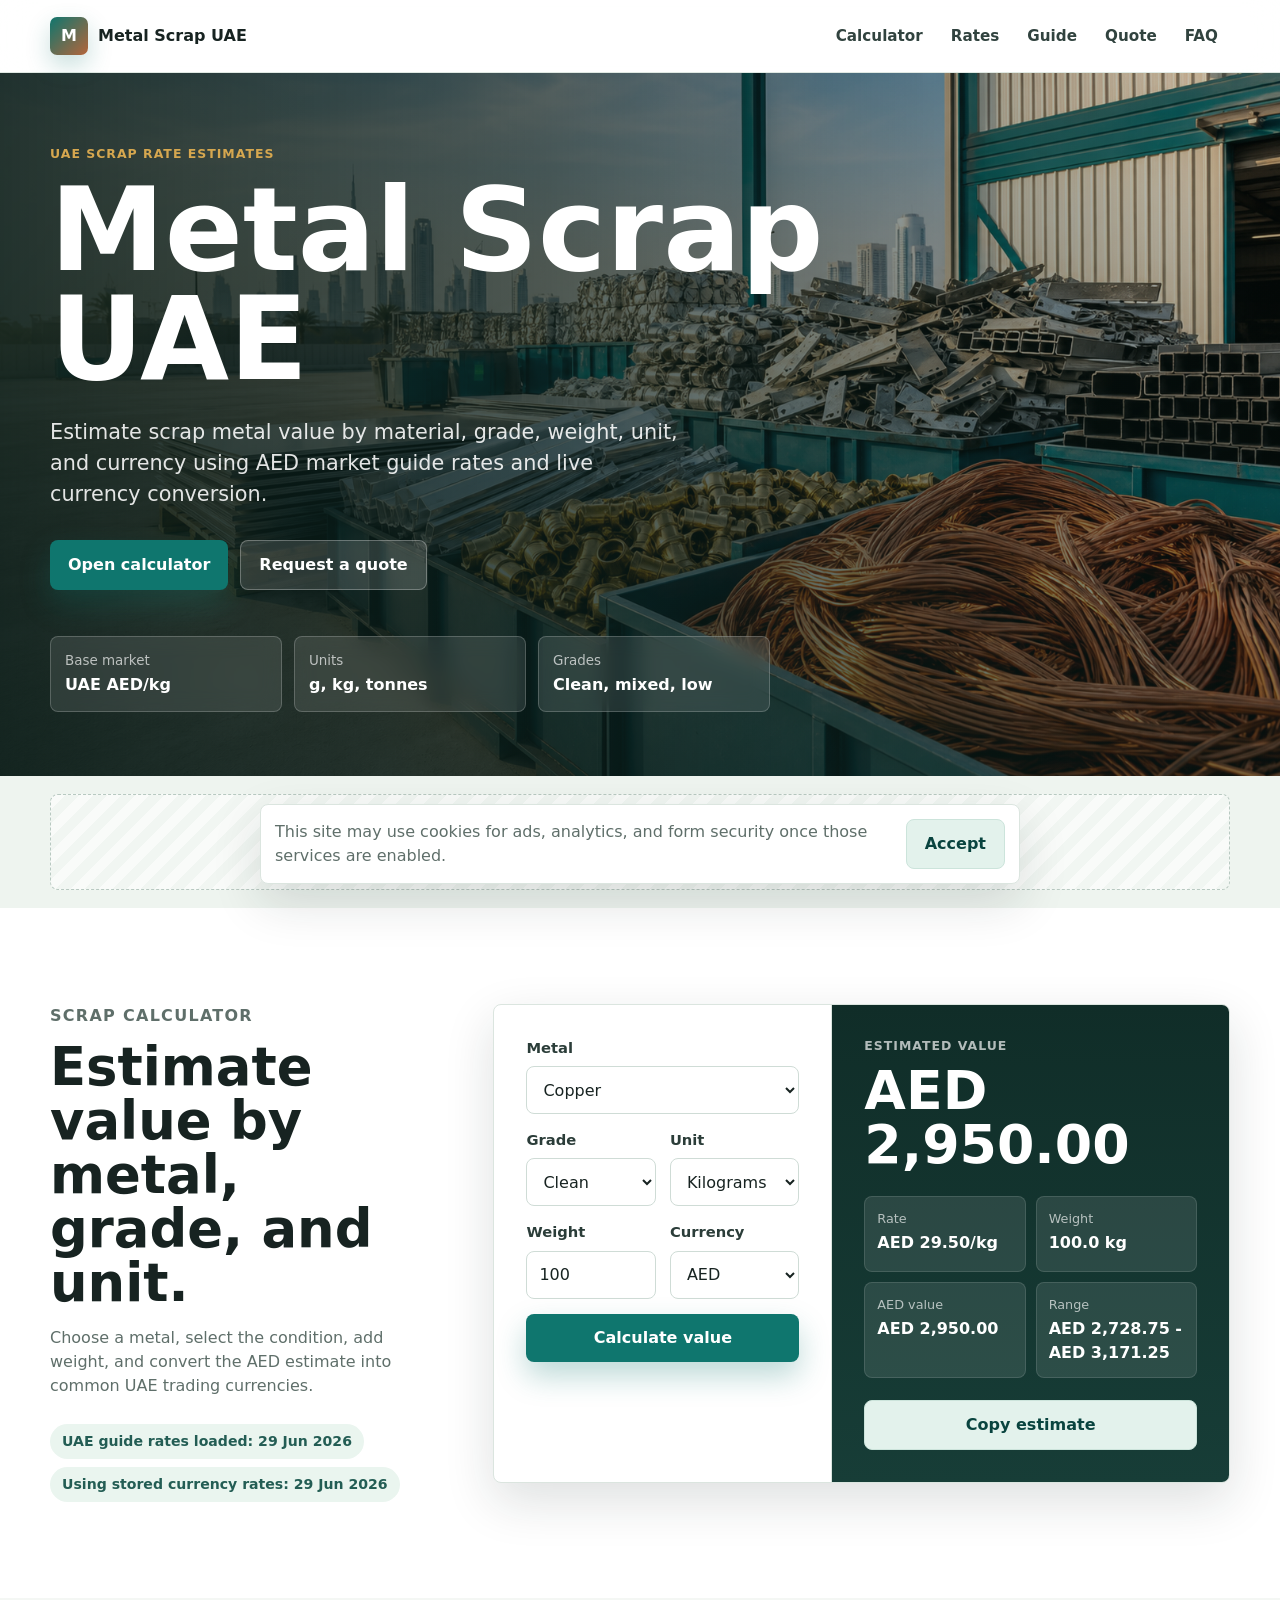
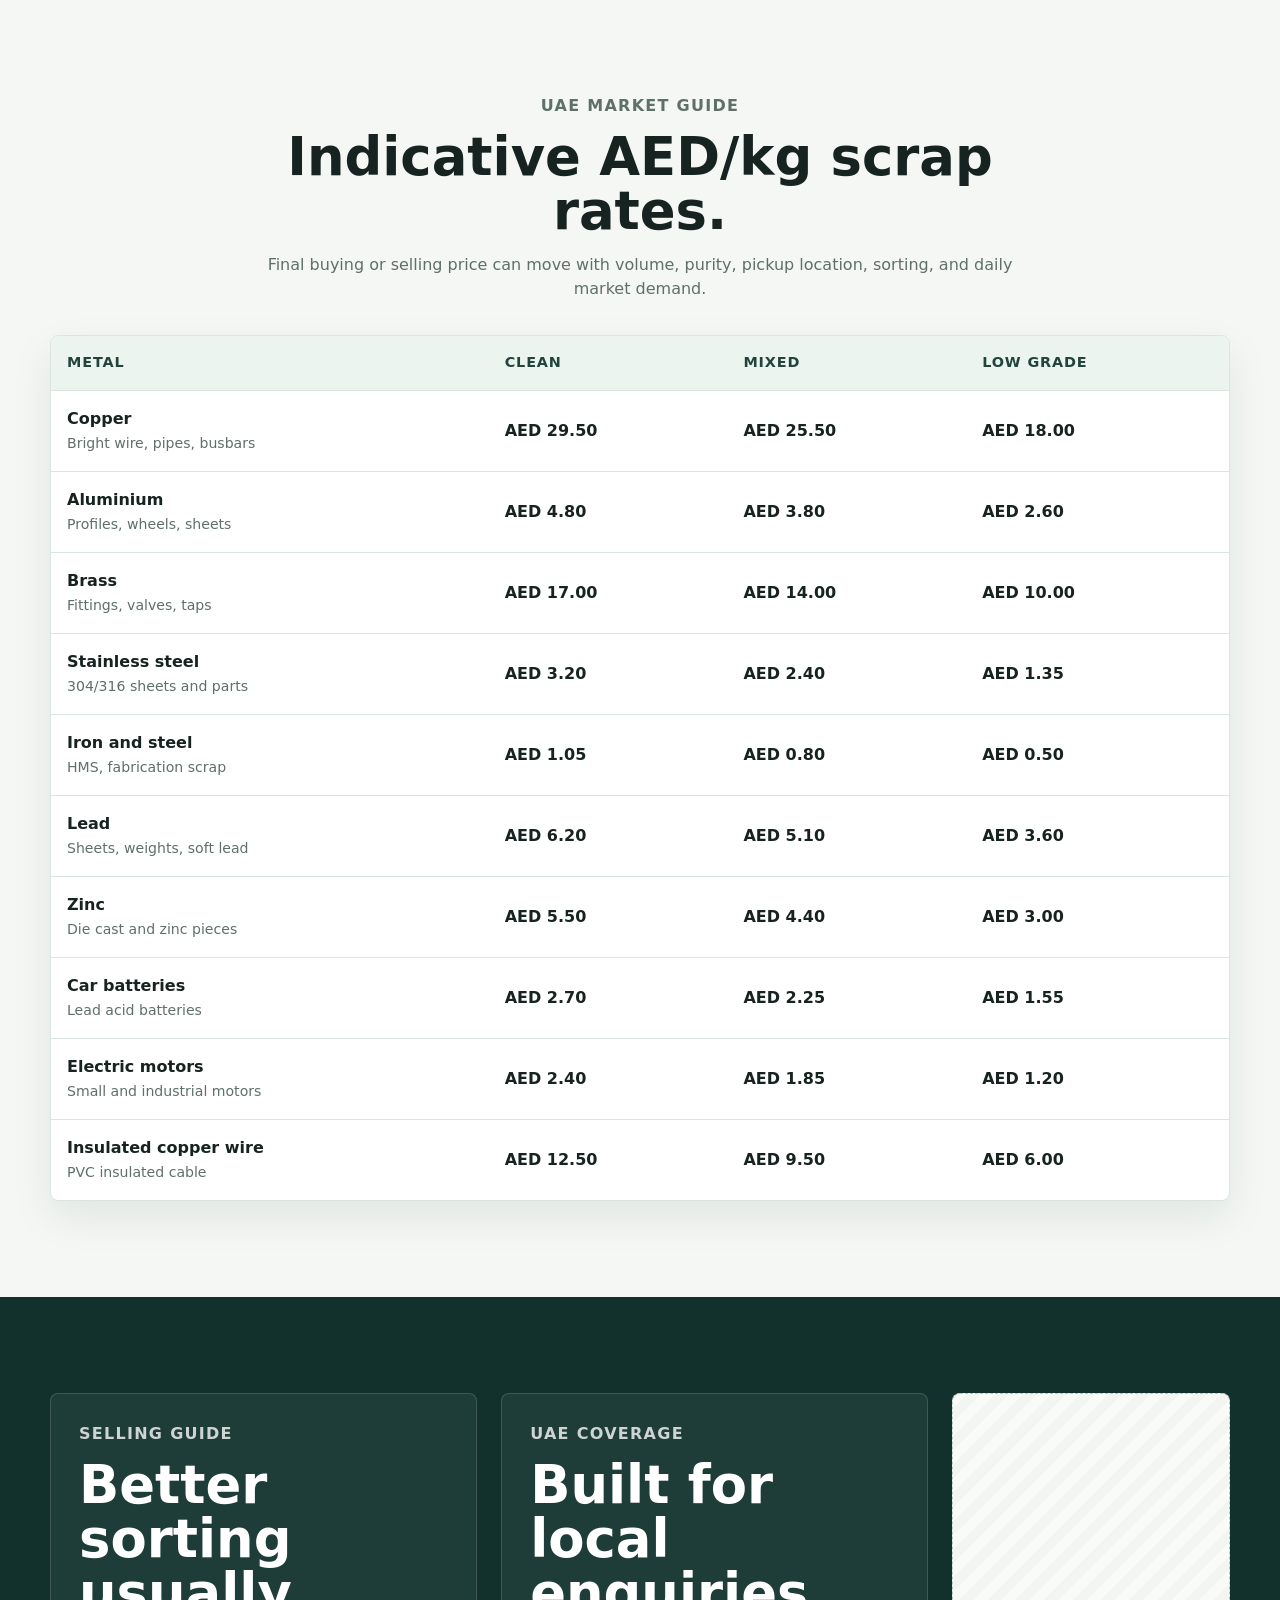
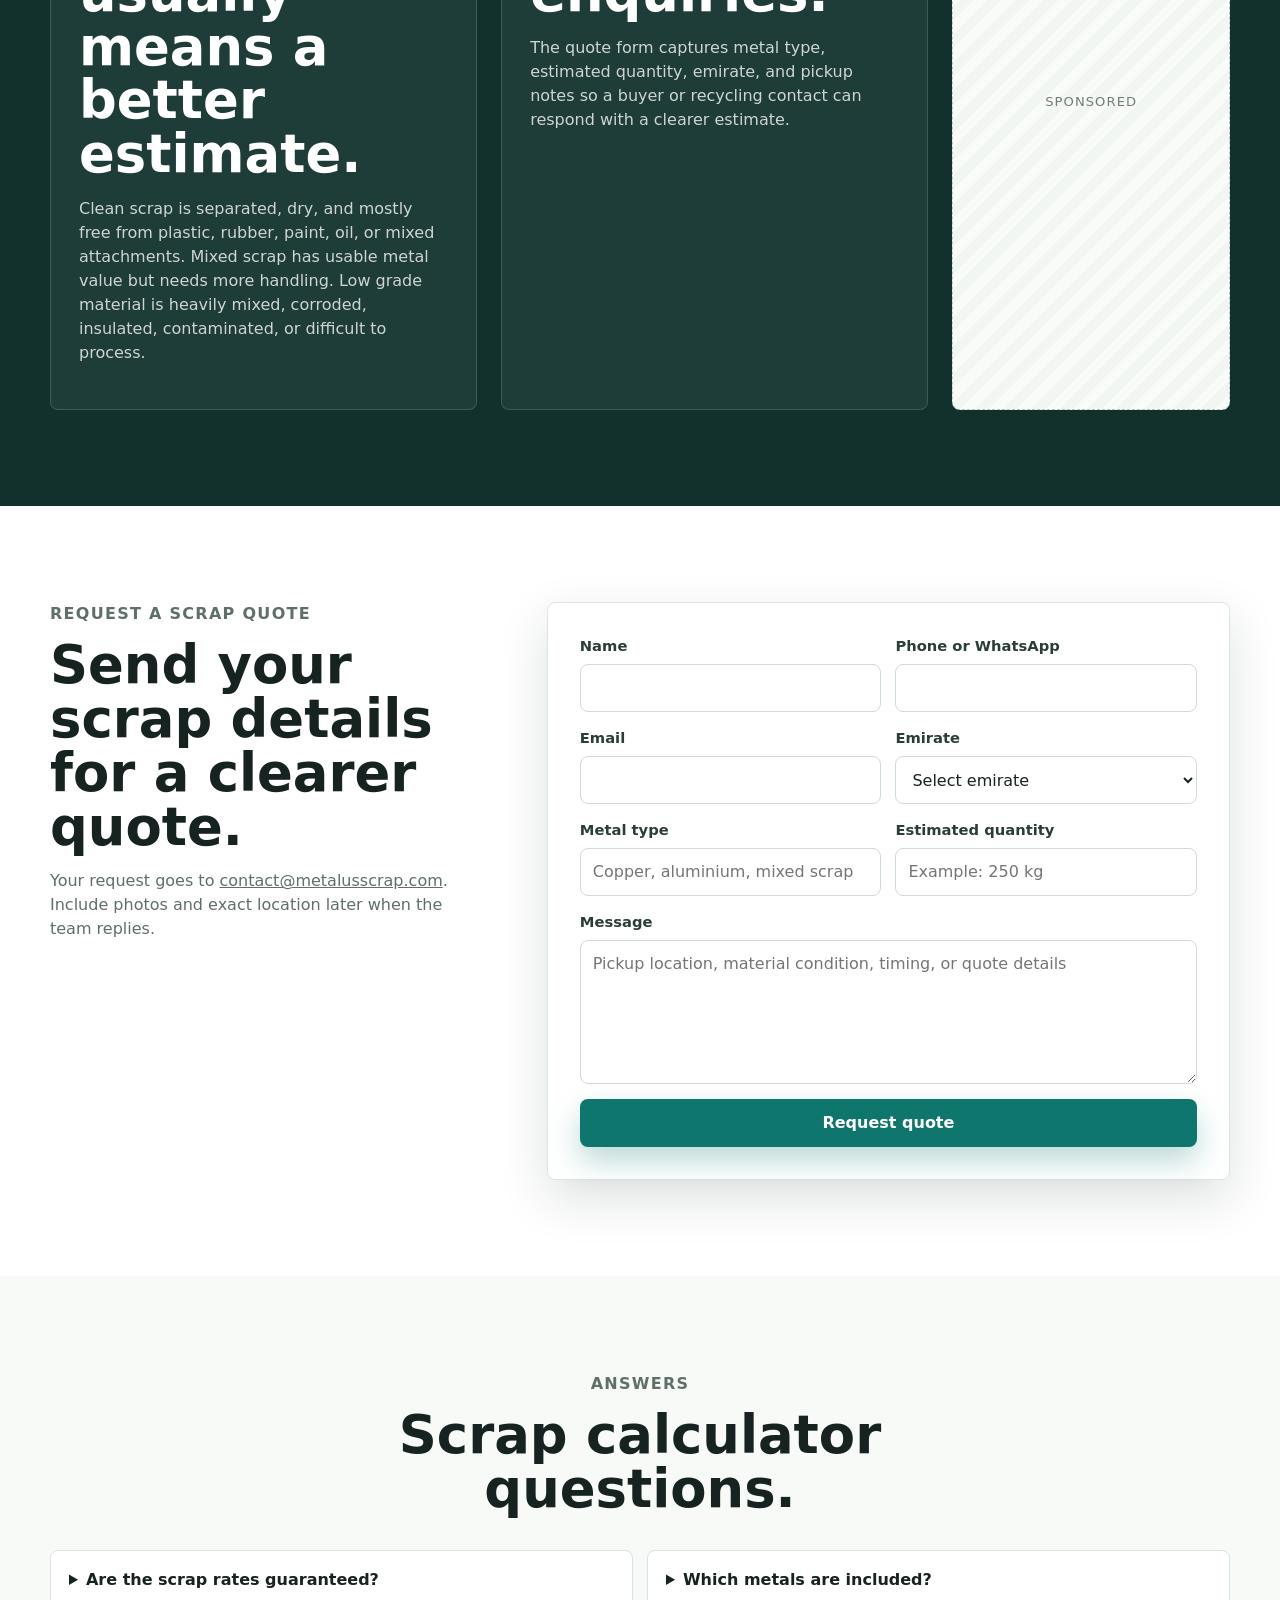
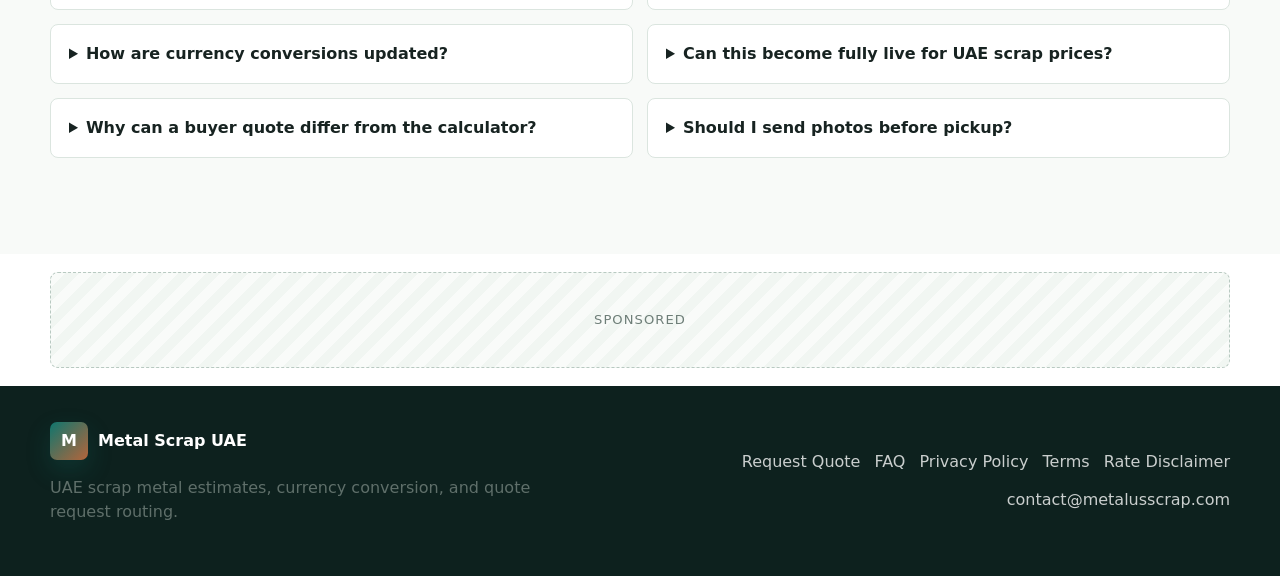
<file: index.html>
<!doctype html>
<html lang="en">
  <head>
    <meta charset="utf-8">
    <meta name="viewport" content="width=device-width, initial-scale=1">
    <title>Metal Scrap UAE | UAE Scrap Metal Calculator</title>
    <meta name="description" content="Estimate UAE scrap metal value for copper, aluminium, brass, steel, stainless steel, lead, zinc, batteries, motors, and insulated wire in AED and major currencies.">
    <meta name="robots" content="index, follow">
    <link rel="canonical" href="https://metalusscrap.com/">
    <meta property="og:title" content="Metal Scrap UAE | UAE Scrap Metal Calculator">
    <meta property="og:description" content="Calculate indicative UAE scrap metal value by metal, grade, weight, unit, and currency.">
    <meta property="og:type" content="website">
    <meta property="og:url" content="https://metalusscrap.com/">
    <meta property="og:image" content="https://metalusscrap.com/assets/metal-scrap-hero.png">
    <meta name="twitter:card" content="summary_large_image">
    <link rel="icon" href="assets/favicon.svg" type="image/svg+xml">
    <link rel="preload" as="image" href="assets/metal-scrap-hero.png">
    <link rel="stylesheet" href="assets/styles.css">
    <script type="application/ld+json">
      {
        "@context": "https://schema.org",
        "@type": "WebApplication",
        "name": "Metal Scrap UAE Scrap Metal Calculator",
        "url": "https://metalusscrap.com/",
        "applicationCategory": "FinanceApplication",
        "operatingSystem": "Any",
        "offers": {
          "@type": "Offer",
          "price": "0",
          "priceCurrency": "AED"
        },
        "description": "A free UAE scrap metal calculator for estimating metal value by grade, unit, and currency."
      }
    </script>
    <script type="application/ld+json">
      {
        "@context": "https://schema.org",
        "@type": "LocalBusiness",
        "name": "Metal Scrap UAE",
        "url": "https://metalusscrap.com/",
        "email": "contact@metalusscrap.com",
        "areaServed": ["Dubai", "Abu Dhabi", "Sharjah", "Ajman", "Ras Al Khaimah", "Fujairah", "Umm Al Quwain"],
        "priceRange": "$$",
        "description": "UAE scrap metal calculator and quote request service for recyclable metals."
      }
    </script>
  </head>
  <body>
    <a class="skip-link" href="#calculator">Skip to calculator</a>

    <header class="site-header">
      <nav class="nav container" aria-label="Main navigation">
        <a class="brand" href="#home" aria-label="Metal Scrap UAE home">
          <span class="brand-mark">M</span>
          <span class="brand-text">Metal Scrap UAE</span>
        </a>
        <div class="nav-links">
          <a href="#calculator">Calculator</a>
          <a href="#rates">Rates</a>
          <a href="#guide">Guide</a>
          <a href="#quote">Quote</a>
          <a href="#faq">FAQ</a>
        </div>
      </nav>
    </header>

    <section class="hero" id="home" aria-label="Metal Scrap UAE">
      <img class="hero-image" src="assets/metal-scrap-hero.png" alt="Organized recyclable scrap metals in a clean industrial yard">
      <div class="hero-shade" aria-hidden="true"></div>
      <div class="container hero-content">
        <p class="eyebrow">UAE scrap rate estimates</p>
        <h1>Metal Scrap UAE</h1>
        <p class="hero-copy">
          Estimate scrap metal value by material, grade, weight, unit, and currency using AED market guide rates and live currency conversion.
        </p>
        <div class="hero-actions" aria-label="Primary actions">
          <a class="button button-primary" href="#calculator">Open calculator</a>
          <a class="button button-ghost" href="#quote">Request a quote</a>
        </div>
        <dl class="hero-metrics" aria-label="Calculator highlights">
          <div>
            <dt>Base market</dt>
            <dd>UAE AED/kg</dd>
          </div>
          <div>
            <dt>Units</dt>
            <dd>g, kg, tonnes</dd>
          </div>
          <div>
            <dt>Grades</dt>
            <dd>Clean, mixed, low</dd>
          </div>
        </dl>
      </div>
    </section>

    <main>
      <section class="ad-band" aria-label="Sponsored placement">
        <div class="container">
          <div class="ad-slot ad-slot-wide" data-ad-slot="top" role="complementary">
            <span>Sponsored</span>
          </div>
        </div>
      </section>

      <section class="calculator-section" id="calculator">
        <div class="container section-grid">
          <div class="intro-block">
            <p class="section-kicker">Scrap calculator</p>
            <h2>Estimate value by metal, grade, and unit.</h2>
            <p>
              Choose a metal, select the condition, add weight, and convert the AED estimate into common UAE trading currencies.
            </p>
            <div class="status-stack">
              <span id="rateStatus">Loading UAE guide rates...</span>
              <span id="currencyStatus">Loading currency rates...</span>
            </div>
          </div>

          <section class="calculator-shell" aria-label="Scrap metal calculator">
            <form class="calculator-form" id="scrapCalculator">
              <div class="field">
                <label for="metalSelect">Metal</label>
                <select id="metalSelect" name="metal"></select>
              </div>

              <div class="field-row">
                <div class="field">
                  <label for="gradeSelect">Grade</label>
                  <select id="gradeSelect" name="grade">
                    <option value="clean">Clean</option>
                    <option value="mixed">Mixed</option>
                    <option value="low">Low grade</option>
                  </select>
                </div>
                <div class="field">
                  <label for="unitSelect">Unit</label>
                  <select id="unitSelect" name="unit">
                    <option value="kg">Kilograms</option>
                    <option value="g">Grams</option>
                    <option value="tonne">Tonnes</option>
                  </select>
                </div>
              </div>

              <div class="field-row">
                <div class="field">
                  <label for="weightInput">Weight</label>
                  <input id="weightInput" name="weight" type="number" min="0" step="0.01" value="100" inputmode="decimal">
                </div>
                <div class="field">
                  <label for="currencySelect">Currency</label>
                  <select id="currencySelect" name="currency">
                    <option value="AED">AED</option>
                    <option value="USD">USD</option>
                    <option value="EUR">EUR</option>
                    <option value="GBP">GBP</option>
                    <option value="INR">INR</option>
                    <option value="PKR">PKR</option>
                    <option value="SAR">SAR</option>
                    <option value="QAR">QAR</option>
                    <option value="KWD">KWD</option>
                    <option value="OMR">OMR</option>
                  </select>
                </div>
              </div>

              <button class="button button-primary full-width" type="submit">Calculate value</button>
            </form>

            <div class="result-panel" aria-live="polite">
              <p class="result-label">Estimated value</p>
              <p class="result-amount" id="resultAmount">AED 0.00</p>
              <div class="result-grid">
                <div>
                  <span>Rate</span>
                  <strong id="ratePerKg">AED 0.00/kg</strong>
                </div>
                <div>
                  <span>Weight</span>
                  <strong id="weightKg">0 kg</strong>
                </div>
                <div>
                  <span>AED value</span>
                  <strong id="aedValue">AED 0.00</strong>
                </div>
                <div>
                  <span>Range</span>
                  <strong id="rangeValue">AED 0.00 - AED 0.00</strong>
                </div>
              </div>
              <button class="button button-secondary" type="button" id="copyEstimate">Copy estimate</button>
            </div>
          </section>
        </div>
      </section>

      <section class="rates-section" id="rates">
        <div class="container">
          <div class="section-heading">
            <p class="section-kicker">UAE market guide</p>
            <h2>Indicative AED/kg scrap rates.</h2>
            <p>
              Final buying or selling price can move with volume, purity, pickup location, sorting, and daily market demand.
            </p>
          </div>
          <div class="rate-table-wrap">
            <table class="rate-table">
              <thead>
                <tr>
                  <th scope="col">Metal</th>
                  <th scope="col">Clean</th>
                  <th scope="col">Mixed</th>
                  <th scope="col">Low grade</th>
                </tr>
              </thead>
              <tbody id="ratesTableBody"></tbody>
            </table>
          </div>
        </div>
      </section>

      <section class="content-band" id="guide">
        <div class="container content-grid">
          <article class="content-block">
            <p class="section-kicker">Selling guide</p>
            <h2>Better sorting usually means a better estimate.</h2>
            <p>
              Clean scrap is separated, dry, and mostly free from plastic, rubber, paint, oil, or mixed attachments. Mixed scrap has usable metal value but needs more handling. Low grade material is heavily mixed, corroded, insulated, contaminated, or difficult to process.
            </p>
          </article>
          <article class="content-block">
            <p class="section-kicker">UAE coverage</p>
            <h2>Built for local enquiries.</h2>
            <p>
              The quote form captures metal type, estimated quantity, emirate, and pickup notes so a buyer or recycling contact can respond with a clearer estimate.
            </p>
          </article>
          <aside class="ad-slot ad-slot-box" data-ad-slot="calculator" role="complementary">
            <span>Sponsored</span>
          </aside>
        </div>
      </section>

      <section class="query-section" id="quote">
        <div class="container query-grid">
          <div class="section-heading left">
            <p class="section-kicker">Request a Scrap Quote</p>
            <h2>Send your scrap details for a clearer quote.</h2>
            <p>
              Your request goes to <a href="mailto:contact@metalusscrap.com">contact@metalusscrap.com</a>. Include photos and exact location later when the team replies.
            </p>
          </div>

          <form class="query-form" action="https://formsubmit.co/contact@metalusscrap.com" method="POST">
            <input type="hidden" name="_subject" value="New Metal Scrap UAE quote request">
            <input type="hidden" name="_template" value="table">
            <input type="hidden" name="_captcha" value="false">
            <input type="hidden" name="_next" value="https://metalusscrap.com/thank-you.html">
            <input type="hidden" name="estimate_summary" id="estimateSummary" value="">
            <input type="text" name="_honey" class="honeypot" tabindex="-1" autocomplete="off">

            <div class="field-row">
              <div class="field">
                <label for="name">Name</label>
                <input id="name" name="name" type="text" autocomplete="name" required>
              </div>
              <div class="field">
                <label for="phone">Phone or WhatsApp</label>
                <input id="phone" name="phone" type="tel" autocomplete="tel" required>
              </div>
            </div>

            <div class="field-row">
              <div class="field">
                <label for="email">Email</label>
                <input id="email" name="email" type="email" autocomplete="email" required>
              </div>
              <div class="field">
                <label for="emirate">Emirate</label>
                <select id="emirate" name="emirate" required>
                  <option value="">Select emirate</option>
                  <option>Dubai</option>
                  <option>Abu Dhabi</option>
                  <option>Sharjah</option>
                  <option>Ajman</option>
                  <option>Ras Al Khaimah</option>
                  <option>Fujairah</option>
                  <option>Umm Al Quwain</option>
                </select>
              </div>
            </div>

            <div class="field-row">
              <div class="field">
                <label for="queryMetal">Metal type</label>
                <input id="queryMetal" name="metal_type" type="text" placeholder="Copper, aluminium, mixed scrap">
              </div>
              <div class="field">
                <label for="queryQuantity">Estimated quantity</label>
                <input id="queryQuantity" name="quantity" type="text" placeholder="Example: 250 kg">
              </div>
            </div>

            <div class="field">
              <label for="message">Message</label>
              <textarea id="message" name="message" rows="5" placeholder="Pickup location, material condition, timing, or quote details"></textarea>
            </div>

            <button class="button button-primary full-width" type="submit">Request quote</button>
          </form>
        </div>
      </section>

      <section class="faq-section" id="faq" aria-labelledby="faq-title">
        <div class="container">
          <div class="section-heading">
            <p class="section-kicker">Answers</p>
            <h2 id="faq-title">Scrap calculator questions.</h2>
          </div>
          <div class="faq-grid">
            <details>
              <summary>Are the scrap rates guaranteed?</summary>
              <p>No. The calculator provides indicative UAE guide values. Final quotes depend on inspection, sorting, purity, weight, transport, and buyer demand.</p>
            </details>
            <details>
              <summary>Which metals are included?</summary>
              <p>Copper, aluminium, brass, stainless steel, iron and steel, lead, zinc, batteries, electric motors, and insulated copper wire are included in the first version.</p>
            </details>
            <details>
              <summary>How are currency conversions updated?</summary>
              <p>The site uses a free no-key currency endpoint when available and falls back to the most recent stored exchange values if the endpoint is unavailable.</p>
            </details>
            <details>
              <summary>Can this become fully live for UAE scrap prices?</summary>
              <p>Yes. The site reads scrap rates from a JSON feed. Updating that feed daily, manually or through a later backend task, updates the website without redesigning the page.</p>
            </details>
            <details>
              <summary>Why can a buyer quote differ from the calculator?</summary>
              <p>The calculator does not inspect material. Buyers may adjust prices for dirt, plastic, insulation, moisture, mixed metals, transport cost, minimum quantity, and the exact grade received.</p>
            </details>
            <details>
              <summary>Should I send photos before pickup?</summary>
              <p>Yes. Clear photos of the material, quantity, and storage location help a buyer estimate grade, loading access, and pickup requirements before visiting.</p>
            </details>
          </div>
        </div>
      </section>

      <section class="ad-band bottom" aria-label="Sponsored placement">
        <div class="container">
          <div class="ad-slot ad-slot-wide" data-ad-slot="footer" role="complementary">
            <span>Sponsored</span>
          </div>
        </div>
      </section>
    </main>

    <footer class="site-footer">
      <div class="container footer-grid">
        <div>
          <a class="brand footer-brand" href="#home">
            <span class="brand-mark">M</span>
            <span class="brand-text">Metal Scrap UAE</span>
          </a>
          <p>UAE scrap metal estimates, currency conversion, and quote request routing.</p>
        </div>
        <div class="footer-links">
          <a href="#quote">Request Quote</a>
          <a href="#faq">FAQ</a>
          <a href="privacy.html">Privacy Policy</a>
          <a href="terms.html">Terms</a>
          <a href="rate-disclaimer.html">Rate Disclaimer</a>
          <a href="mailto:contact@metalusscrap.com">contact@metalusscrap.com</a>
        </div>
      </div>
    </footer>

    <div class="cookie-banner" id="cookieBanner" role="dialog" aria-live="polite" aria-label="Cookie notice">
      <p>This site may use cookies for ads, analytics, and form security once those services are enabled.</p>
      <button class="button button-secondary" type="button" id="acceptCookies">Accept</button>
    </div>

    <script src="assets/calculator.js"></script>
  </body>
</html>
</file>
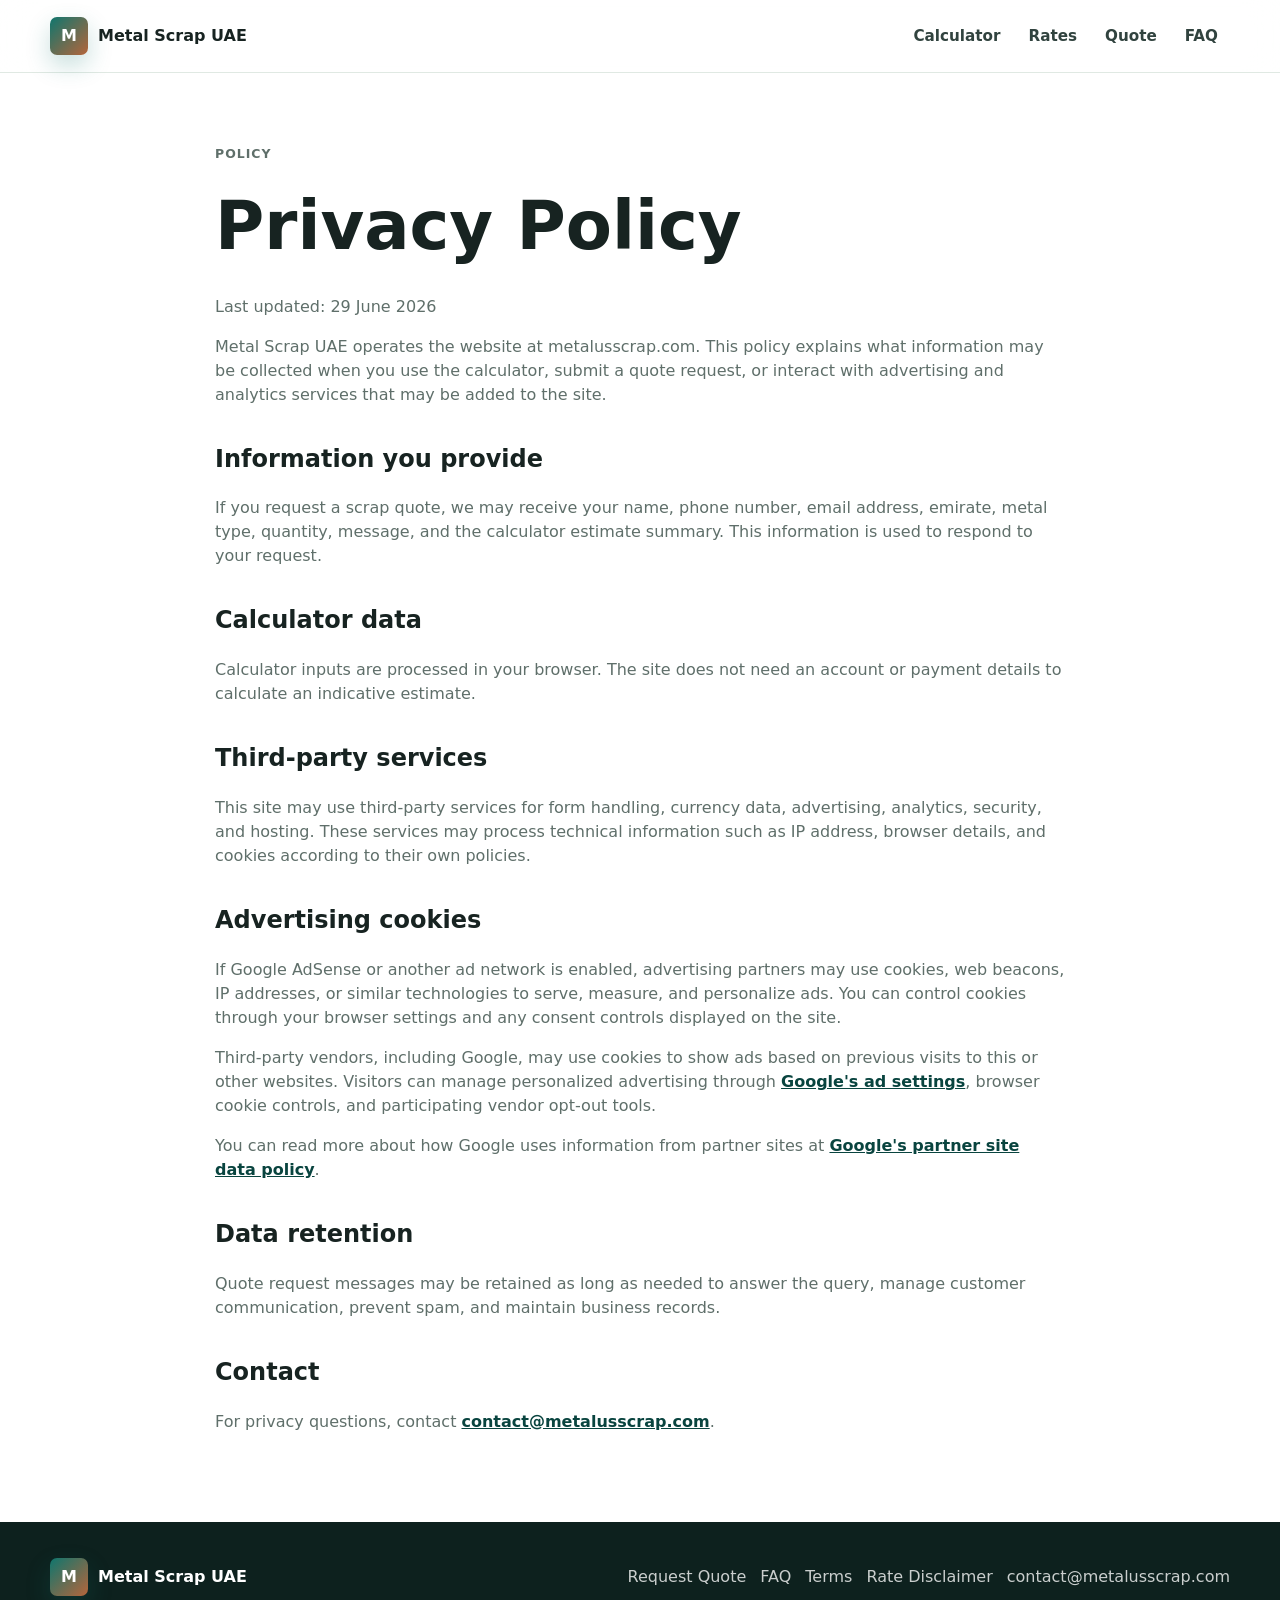
<file: privacy.html>
<!doctype html>
<html lang="en">
  <head>
    <meta charset="utf-8">
    <meta name="viewport" content="width=device-width, initial-scale=1">
    <title>Privacy Policy | Metal Scrap UAE</title>
    <meta name="description" content="Privacy policy for Metal Scrap UAE scrap metal calculator and quote request website.">
    <link rel="canonical" href="https://metalusscrap.com/privacy.html">
    <link rel="icon" href="assets/favicon.svg" type="image/svg+xml">
    <link rel="stylesheet" href="assets/styles.css">
  </head>
  <body>
    <header class="site-header">
      <nav class="nav container" aria-label="Main navigation">
        <a class="brand" href="index.html">
          <span class="brand-mark">M</span>
          <span class="brand-text">Metal Scrap UAE</span>
        </a>
        <div class="nav-links">
          <a href="index.html#calculator">Calculator</a>
          <a href="index.html#rates">Rates</a>
          <a href="index.html#quote">Quote</a>
          <a href="index.html#faq">FAQ</a>
        </div>
      </nav>
    </header>

    <main class="page-main">
      <article class="container legal-page">
        <p class="section-kicker">Policy</p>
        <h1>Privacy Policy</h1>
        <p>Last updated: 29 June 2026</p>
        <p>
          Metal Scrap UAE operates the website at metalusscrap.com. This policy explains what information may be collected when you use the calculator, submit a quote request, or interact with advertising and analytics services that may be added to the site.
        </p>

        <h2>Information you provide</h2>
        <p>
          If you request a scrap quote, we may receive your name, phone number, email address, emirate, metal type, quantity, message, and the calculator estimate summary. This information is used to respond to your request.
        </p>

        <h2>Calculator data</h2>
        <p>
          Calculator inputs are processed in your browser. The site does not need an account or payment details to calculate an indicative estimate.
        </p>

        <h2>Third-party services</h2>
        <p>
          This site may use third-party services for form handling, currency data, advertising, analytics, security, and hosting. These services may process technical information such as IP address, browser details, and cookies according to their own policies.
        </p>

        <h2>Advertising cookies</h2>
        <p>
          If Google AdSense or another ad network is enabled, advertising partners may use cookies, web beacons, IP addresses, or similar technologies to serve, measure, and personalize ads. You can control cookies through your browser settings and any consent controls displayed on the site.
        </p>
        <p>
          Third-party vendors, including Google, may use cookies to show ads based on previous visits to this or other websites. Visitors can manage personalized advertising through <a href="https://www.google.com/settings/ads" rel="noopener">Google's ad settings</a>, browser cookie controls, and participating vendor opt-out tools.
        </p>
        <p>
          You can read more about how Google uses information from partner sites at <a href="https://policies.google.com/technologies/partner-sites" rel="noopener">Google's partner site data policy</a>.
        </p>

        <h2>Data retention</h2>
        <p>
          Quote request messages may be retained as long as needed to answer the query, manage customer communication, prevent spam, and maintain business records.
        </p>

        <h2>Contact</h2>
        <p>
          For privacy questions, contact <a href="mailto:contact@metalusscrap.com">contact@metalusscrap.com</a>.
        </p>
      </article>
    </main>

    <footer class="site-footer">
      <div class="container footer-grid">
        <a class="brand footer-brand" href="index.html">
          <span class="brand-mark">M</span>
          <span class="brand-text">Metal Scrap UAE</span>
        </a>
        <div class="footer-links">
          <a href="index.html#quote">Request Quote</a>
          <a href="index.html#faq">FAQ</a>
          <a href="terms.html">Terms</a>
          <a href="rate-disclaimer.html">Rate Disclaimer</a>
          <a href="mailto:contact@metalusscrap.com">contact@metalusscrap.com</a>
        </div>
      </div>
    </footer>
  </body>
</html>
</file>
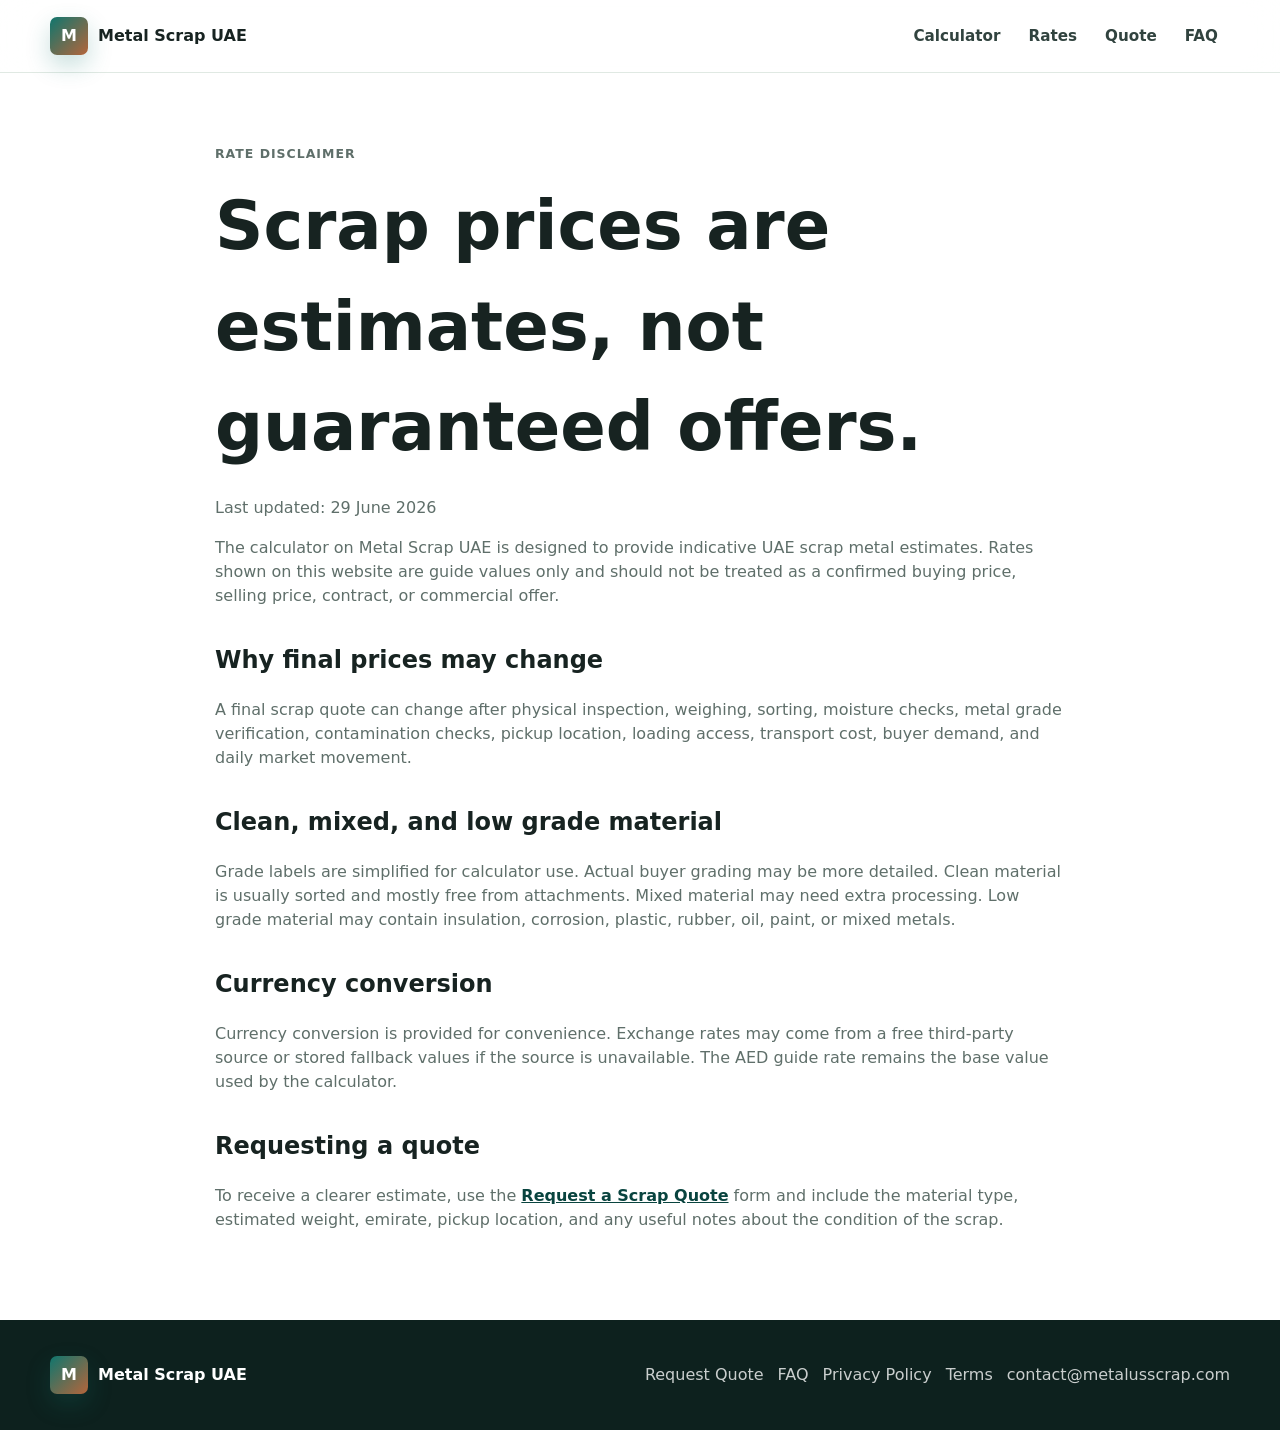
<file: rate-disclaimer.html>
<!doctype html>
<html lang="en">
  <head>
    <meta charset="utf-8">
    <meta name="viewport" content="width=device-width, initial-scale=1">
    <title>Rate Disclaimer | Metal Scrap UAE</title>
    <meta name="description" content="Rate disclaimer for Metal Scrap UAE scrap metal calculator estimates, UAE guide rates, and currency conversions.">
    <link rel="canonical" href="https://metalusscrap.com/rate-disclaimer.html">
    <link rel="icon" href="assets/favicon.svg" type="image/svg+xml">
    <link rel="stylesheet" href="assets/styles.css">
  </head>
  <body>
    <header class="site-header">
      <nav class="nav container" aria-label="Main navigation">
        <a class="brand" href="index.html">
          <span class="brand-mark">M</span>
          <span class="brand-text">Metal Scrap UAE</span>
        </a>
        <div class="nav-links">
          <a href="index.html#calculator">Calculator</a>
          <a href="index.html#rates">Rates</a>
          <a href="index.html#quote">Quote</a>
          <a href="index.html#faq">FAQ</a>
        </div>
      </nav>
    </header>

    <main class="page-main">
      <article class="container legal-page">
        <p class="section-kicker">Rate Disclaimer</p>
        <h1>Scrap prices are estimates, not guaranteed offers.</h1>
        <p>Last updated: 29 June 2026</p>
        <p>
          The calculator on Metal Scrap UAE is designed to provide indicative UAE scrap metal estimates. Rates shown on this website are guide values only and should not be treated as a confirmed buying price, selling price, contract, or commercial offer.
        </p>

        <h2>Why final prices may change</h2>
        <p>
          A final scrap quote can change after physical inspection, weighing, sorting, moisture checks, metal grade verification, contamination checks, pickup location, loading access, transport cost, buyer demand, and daily market movement.
        </p>

        <h2>Clean, mixed, and low grade material</h2>
        <p>
          Grade labels are simplified for calculator use. Actual buyer grading may be more detailed. Clean material is usually sorted and mostly free from attachments. Mixed material may need extra processing. Low grade material may contain insulation, corrosion, plastic, rubber, oil, paint, or mixed metals.
        </p>

        <h2>Currency conversion</h2>
        <p>
          Currency conversion is provided for convenience. Exchange rates may come from a free third-party source or stored fallback values if the source is unavailable. The AED guide rate remains the base value used by the calculator.
        </p>

        <h2>Requesting a quote</h2>
        <p>
          To receive a clearer estimate, use the <a href="index.html#quote">Request a Scrap Quote</a> form and include the material type, estimated weight, emirate, pickup location, and any useful notes about the condition of the scrap.
        </p>
      </article>
    </main>

    <footer class="site-footer">
      <div class="container footer-grid">
        <a class="brand footer-brand" href="index.html">
          <span class="brand-mark">M</span>
          <span class="brand-text">Metal Scrap UAE</span>
        </a>
        <div class="footer-links">
          <a href="index.html#quote">Request Quote</a>
          <a href="index.html#faq">FAQ</a>
          <a href="privacy.html">Privacy Policy</a>
          <a href="terms.html">Terms</a>
          <a href="mailto:contact@metalusscrap.com">contact@metalusscrap.com</a>
        </div>
      </div>
    </footer>
  </body>
</html>
</file>
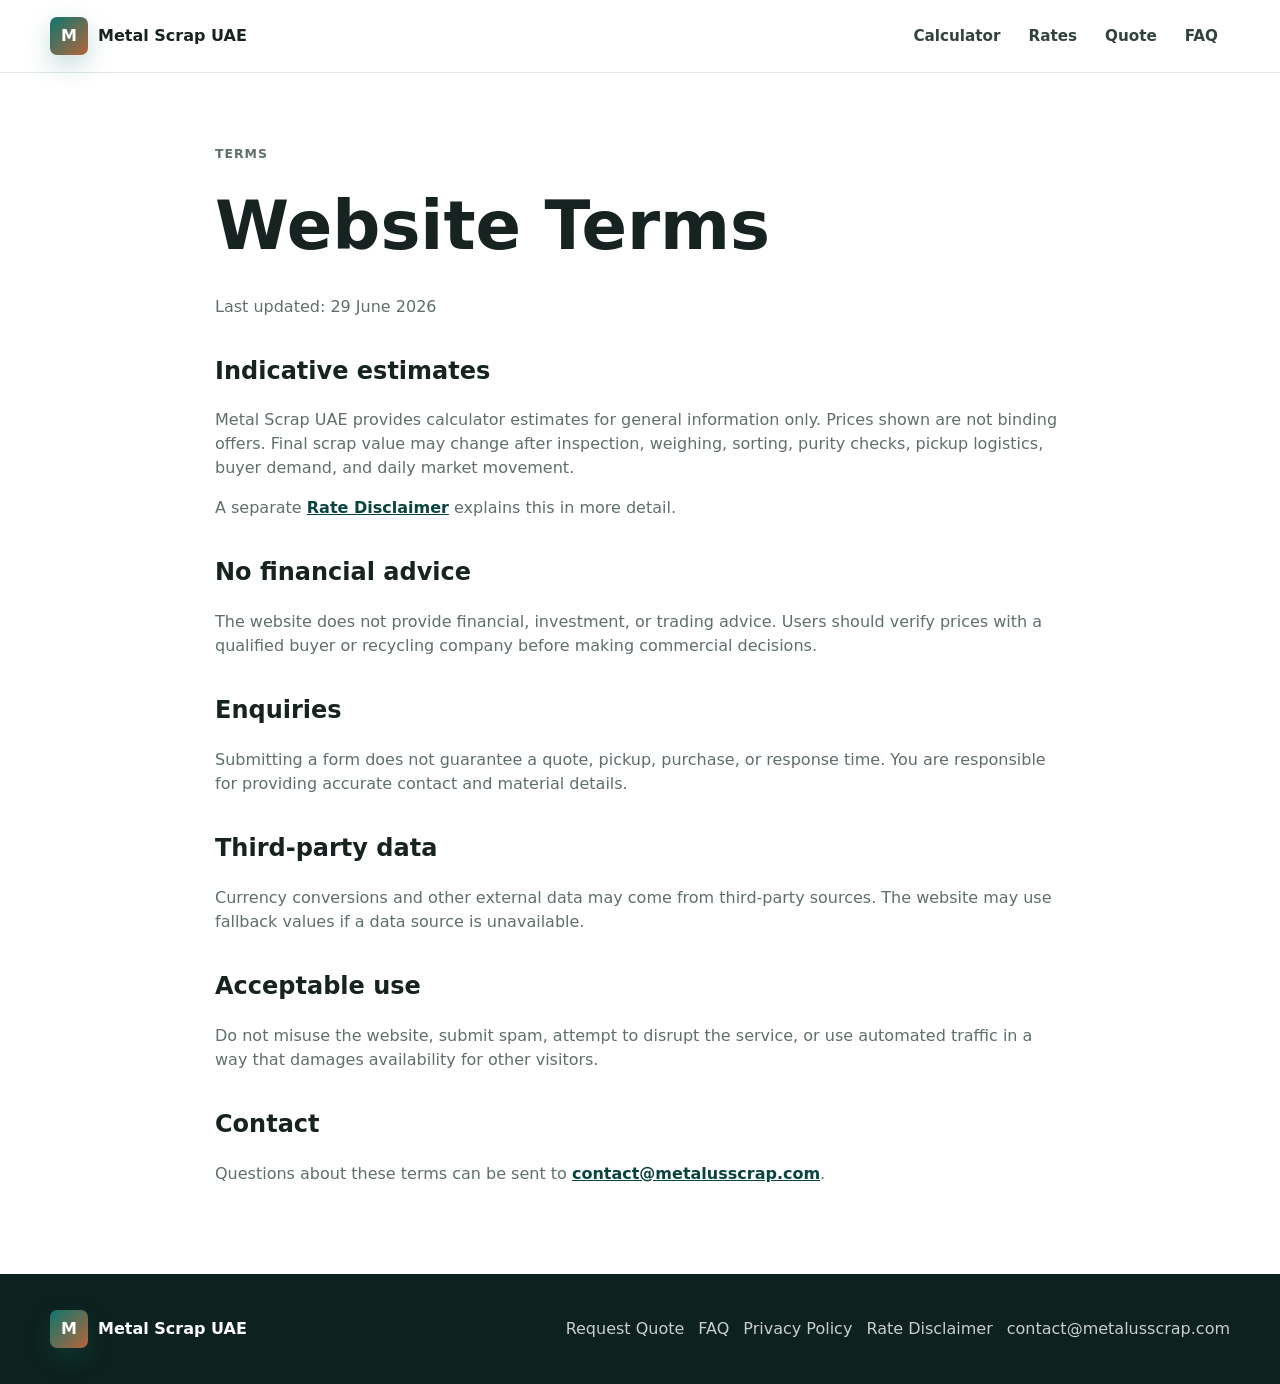
<file: terms.html>
<!doctype html>
<html lang="en">
  <head>
    <meta charset="utf-8">
    <meta name="viewport" content="width=device-width, initial-scale=1">
    <title>Terms | Metal Scrap UAE</title>
    <meta name="description" content="Terms for using the Metal Scrap UAE scrap metal calculator and quote request website.">
    <link rel="canonical" href="https://metalusscrap.com/terms.html">
    <link rel="icon" href="assets/favicon.svg" type="image/svg+xml">
    <link rel="stylesheet" href="assets/styles.css">
  </head>
  <body>
    <header class="site-header">
      <nav class="nav container" aria-label="Main navigation">
        <a class="brand" href="index.html">
          <span class="brand-mark">M</span>
          <span class="brand-text">Metal Scrap UAE</span>
        </a>
        <div class="nav-links">
          <a href="index.html#calculator">Calculator</a>
          <a href="index.html#rates">Rates</a>
          <a href="index.html#quote">Quote</a>
          <a href="index.html#faq">FAQ</a>
        </div>
      </nav>
    </header>

    <main class="page-main">
      <article class="container legal-page">
        <p class="section-kicker">Terms</p>
        <h1>Website Terms</h1>
        <p>Last updated: 29 June 2026</p>

        <h2>Indicative estimates</h2>
        <p>
          Metal Scrap UAE provides calculator estimates for general information only. Prices shown are not binding offers. Final scrap value may change after inspection, weighing, sorting, purity checks, pickup logistics, buyer demand, and daily market movement.
        </p>
        <p>
          A separate <a href="rate-disclaimer.html">Rate Disclaimer</a> explains this in more detail.
        </p>

        <h2>No financial advice</h2>
        <p>
          The website does not provide financial, investment, or trading advice. Users should verify prices with a qualified buyer or recycling company before making commercial decisions.
        </p>

        <h2>Enquiries</h2>
        <p>
          Submitting a form does not guarantee a quote, pickup, purchase, or response time. You are responsible for providing accurate contact and material details.
        </p>

        <h2>Third-party data</h2>
        <p>
          Currency conversions and other external data may come from third-party sources. The website may use fallback values if a data source is unavailable.
        </p>

        <h2>Acceptable use</h2>
        <p>
          Do not misuse the website, submit spam, attempt to disrupt the service, or use automated traffic in a way that damages availability for other visitors.
        </p>

        <h2>Contact</h2>
        <p>
          Questions about these terms can be sent to <a href="mailto:contact@metalusscrap.com">contact@metalusscrap.com</a>.
        </p>
      </article>
    </main>

    <footer class="site-footer">
      <div class="container footer-grid">
        <a class="brand footer-brand" href="index.html">
          <span class="brand-mark">M</span>
          <span class="brand-text">Metal Scrap UAE</span>
        </a>
        <div class="footer-links">
          <a href="index.html#quote">Request Quote</a>
          <a href="index.html#faq">FAQ</a>
          <a href="privacy.html">Privacy Policy</a>
          <a href="rate-disclaimer.html">Rate Disclaimer</a>
          <a href="mailto:contact@metalusscrap.com">contact@metalusscrap.com</a>
        </div>
      </div>
    </footer>
  </body>
</html>
</file>
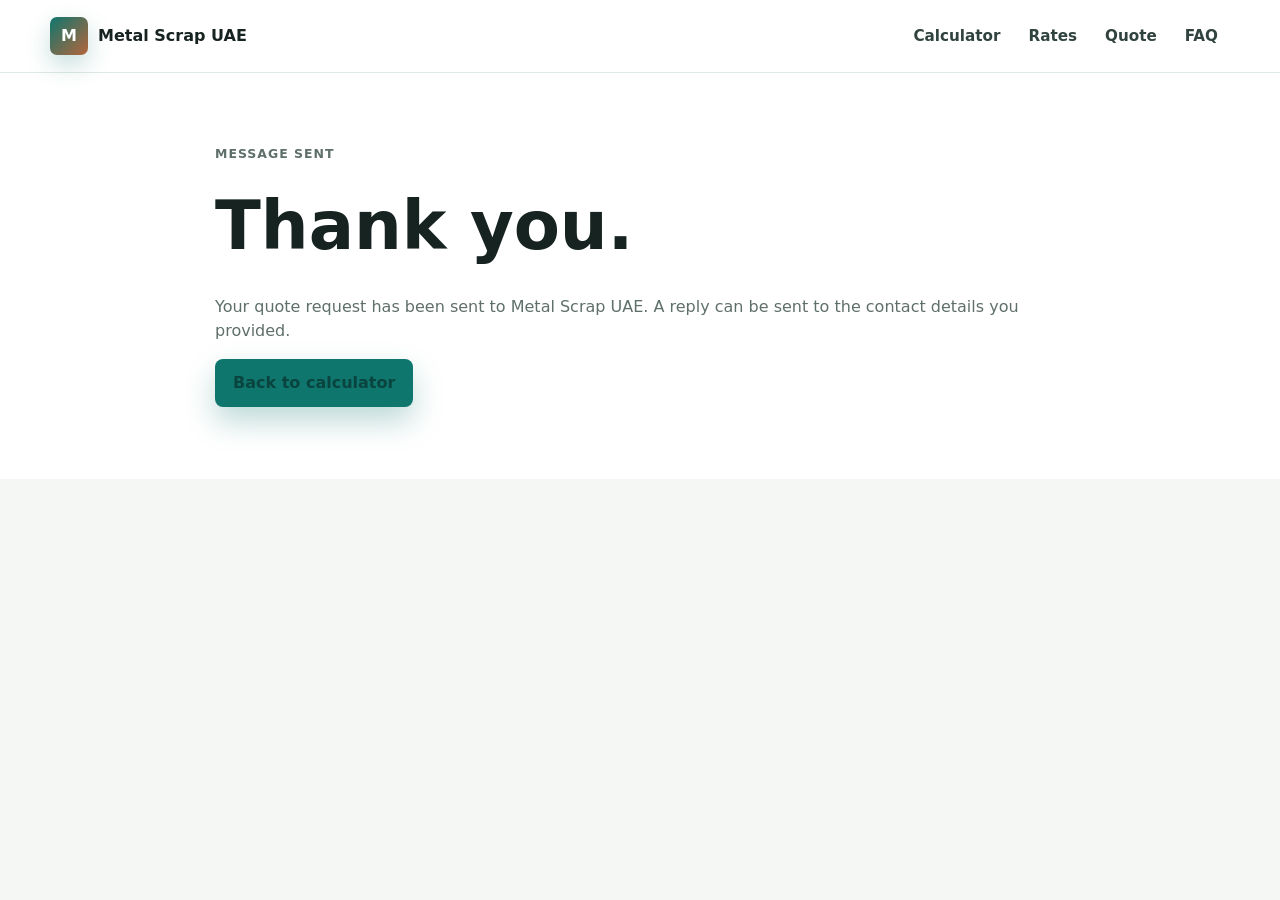
<file: thank-you.html>
<!doctype html>
<html lang="en">
  <head>
    <meta charset="utf-8">
    <meta name="viewport" content="width=device-width, initial-scale=1">
    <title>Thank You | Metal Scrap UAE</title>
    <meta name="robots" content="noindex, follow">
    <link rel="icon" href="assets/favicon.svg" type="image/svg+xml">
    <link rel="stylesheet" href="assets/styles.css">
  </head>
  <body>
    <header class="site-header">
      <nav class="nav container" aria-label="Main navigation">
        <a class="brand" href="index.html">
          <span class="brand-mark">M</span>
          <span class="brand-text">Metal Scrap UAE</span>
        </a>
        <div class="nav-links">
          <a href="index.html#calculator">Calculator</a>
          <a href="index.html#rates">Rates</a>
          <a href="index.html#quote">Quote</a>
          <a href="index.html#faq">FAQ</a>
        </div>
      </nav>
    </header>

    <main class="page-main">
      <section class="container legal-page">
        <p class="section-kicker">Message sent</p>
        <h1>Thank you.</h1>
        <p>Your quote request has been sent to Metal Scrap UAE. A reply can be sent to the contact details you provided.</p>
        <a class="button button-primary" href="index.html">Back to calculator</a>
      </section>
    </main>
  </body>
</html>
</file>
<file: assets/styles.css>
:root {
  --ink: #172321;
  --muted: #5f6f6a;
  --surface: #ffffff;
  --soft: #f4f7f4;
  --line: #dbe5df;
  --teal: #0f766e;
  --teal-dark: #09443f;
  --copper: #b4653b;
  --gold: #d6a74f;
  --steel: #dce4e5;
  --shadow: 0 18px 50px rgba(18, 38, 34, 0.14);
  --radius: 8px;
  --max: 1180px;
}

* {
  box-sizing: border-box;
}

html {
  scroll-behavior: smooth;
}

body {
  margin: 0;
  color: var(--ink);
  background: var(--soft);
  font-family: Inter, ui-sans-serif, system-ui, -apple-system, BlinkMacSystemFont, "Segoe UI", sans-serif;
  line-height: 1.5;
}

img {
  max-width: 100%;
  display: block;
}

a {
  color: inherit;
}

button,
input,
select,
textarea {
  font: inherit;
}

.container {
  width: min(calc(100% - 32px), var(--max));
  margin-inline: auto;
}

.skip-link {
  position: fixed;
  top: 12px;
  left: 12px;
  z-index: 100;
  transform: translateY(-140%);
  background: var(--teal-dark);
  color: #fff;
  padding: 10px 14px;
  border-radius: var(--radius);
}

.skip-link:focus {
  transform: translateY(0);
}

.site-header {
  position: sticky;
  top: 0;
  z-index: 20;
  background: rgba(255, 255, 255, 0.92);
  border-bottom: 1px solid rgba(219, 229, 223, 0.85);
  backdrop-filter: blur(16px);
}

.nav {
  min-height: 72px;
  display: flex;
  align-items: center;
  justify-content: space-between;
  gap: 20px;
}

.brand {
  display: inline-flex;
  align-items: center;
  gap: 10px;
  text-decoration: none;
  font-weight: 800;
}

.brand-mark {
  width: 38px;
  height: 38px;
  display: grid;
  place-items: center;
  border-radius: 7px;
  background: linear-gradient(135deg, var(--teal), var(--copper));
  color: #fff;
  letter-spacing: 0;
  box-shadow: 0 10px 24px rgba(15, 118, 110, 0.24);
}

.brand-text {
  white-space: nowrap;
}

.nav-links {
  display: flex;
  align-items: center;
  gap: 4px;
}

.nav-links a {
  text-decoration: none;
  color: #31433f;
  padding: 10px 12px;
  border-radius: 7px;
  font-weight: 700;
  font-size: 0.95rem;
}

.nav-links a:hover,
.nav-links a:focus-visible {
  background: #e9f2ed;
  color: var(--teal-dark);
}

.hero {
  position: relative;
  min-height: clamp(620px, 76vh, 760px);
  display: grid;
  align-items: center;
  overflow: hidden;
  background: #0f241f;
}

.hero-image,
.hero-shade {
  position: absolute;
  inset: 0;
  width: 100%;
  height: 100%;
}

.hero-image {
  object-fit: cover;
}

.hero-shade {
  background:
    linear-gradient(90deg, rgba(10, 29, 25, 0.88) 0%, rgba(10, 29, 25, 0.62) 42%, rgba(10, 29, 25, 0.1) 100%),
    linear-gradient(0deg, rgba(10, 29, 25, 0.5), rgba(10, 29, 25, 0.08));
}

.hero-content {
  position: relative;
  z-index: 1;
  color: #fff;
  padding-block: 72px 64px;
}

.eyebrow,
.section-kicker {
  margin: 0 0 12px;
  color: var(--gold);
  font-weight: 800;
  text-transform: uppercase;
  font-size: 0.78rem;
  letter-spacing: 0.08em;
}

.hero h1 {
  margin: 0;
  font-size: clamp(3.6rem, 9vw, 7.4rem);
  line-height: 0.95;
  letter-spacing: 0;
  max-width: 800px;
}

.hero-copy {
  max-width: 630px;
  margin: 22px 0 0;
  color: rgba(255, 255, 255, 0.88);
  font-size: clamp(1.1rem, 2vw, 1.3rem);
}

.hero-actions {
  display: flex;
  flex-wrap: wrap;
  gap: 12px;
  margin-top: 30px;
}

.button {
  min-height: 46px;
  display: inline-flex;
  align-items: center;
  justify-content: center;
  gap: 8px;
  border: 0;
  border-radius: var(--radius);
  padding: 12px 18px;
  text-decoration: none;
  font-weight: 800;
  cursor: pointer;
  transition: transform 160ms ease, box-shadow 160ms ease, background 160ms ease;
}

.button:hover,
.button:focus-visible {
  transform: translateY(-1px);
}

.button-primary {
  color: #fff;
  background: var(--teal);
  box-shadow: 0 14px 30px rgba(15, 118, 110, 0.28);
}

.button-primary:hover,
.button-primary:focus-visible {
  background: #0b675f;
}

.button-ghost {
  color: #fff;
  background: rgba(255, 255, 255, 0.14);
  border: 1px solid rgba(255, 255, 255, 0.28);
}

.button-secondary {
  color: var(--teal-dark);
  background: #e3f2ec;
  border: 1px solid #cce4db;
}

.full-width {
  width: 100%;
}

.hero-metrics {
  display: grid;
  grid-template-columns: repeat(3, minmax(0, 1fr));
  gap: 12px;
  max-width: 720px;
  margin: 46px 0 0;
}

.hero-metrics div {
  padding: 14px;
  border: 1px solid rgba(255, 255, 255, 0.2);
  border-radius: var(--radius);
  background: rgba(255, 255, 255, 0.1);
  backdrop-filter: blur(10px);
}

.hero-metrics dt {
  color: rgba(255, 255, 255, 0.68);
  font-size: 0.84rem;
}

.hero-metrics dd {
  margin: 2px 0 0;
  font-weight: 800;
}

.ad-band {
  padding: 18px 0;
  background: #eef4ef;
}

.ad-band.bottom {
  background: #fff;
}

.ad-slot {
  display: grid;
  place-items: center;
  min-height: 92px;
  border: 1px dashed #b8c9c1;
  border-radius: var(--radius);
  background: repeating-linear-gradient(135deg, #f9fbf9, #f9fbf9 10px, #f1f6f2 10px, #f1f6f2 20px);
  color: #6e7e78;
  font-size: 0.82rem;
  text-transform: uppercase;
  letter-spacing: 0.08em;
  overflow: hidden;
}

.ad-slot-wide {
  min-height: 96px;
}

.ad-slot-box {
  min-height: 260px;
}

.calculator-section,
.rates-section,
.query-section,
.faq-section {
  padding: clamp(58px, 8vw, 96px) 0;
}

.calculator-section {
  background: #fff;
}

.section-grid {
  display: grid;
  grid-template-columns: minmax(0, 0.68fr) minmax(430px, 1.32fr);
  gap: clamp(28px, 5vw, 64px);
  align-items: start;
}

.intro-block {
  position: sticky;
  top: 104px;
}

.intro-block h2,
.section-heading h2,
.content-block h2 {
  margin: 0;
  font-size: clamp(2rem, 4.4vw, 3.3rem);
  line-height: 1.02;
  letter-spacing: 0;
}

.intro-block p,
.section-heading p,
.content-block p,
.site-footer p {
  color: var(--muted);
  font-size: 1rem;
}

.status-stack {
  display: grid;
  gap: 8px;
  margin-top: 26px;
}

.status-stack span {
  display: inline-flex;
  width: fit-content;
  align-items: center;
  min-height: 34px;
  border-radius: 999px;
  padding: 7px 12px;
  background: #eaf5ef;
  color: #235d54;
  font-size: 0.88rem;
  font-weight: 700;
}

.calculator-shell,
.query-form {
  border: 1px solid var(--line);
  border-radius: var(--radius);
  background: var(--surface);
  box-shadow: var(--shadow);
}

.calculator-shell {
  display: grid;
  grid-template-columns: minmax(0, 0.92fr) minmax(330px, 1.08fr);
  gap: 0;
  overflow: hidden;
}

.calculator-form {
  padding: clamp(20px, 4vw, 32px);
  border-right: 1px solid var(--line);
}

.field-row {
  display: grid;
  grid-template-columns: repeat(2, minmax(0, 1fr));
  gap: 14px;
}

.field {
  display: grid;
  gap: 7px;
  margin-bottom: 15px;
}

.field label {
  font-weight: 800;
  color: #2b3d39;
  font-size: 0.92rem;
}

.field input,
.field select,
.field textarea {
  width: 100%;
  min-height: 48px;
  border: 1px solid #cfdcd6;
  border-radius: var(--radius);
  background: #fff;
  color: var(--ink);
  padding: 11px 12px;
  outline: none;
}

.field textarea {
  resize: vertical;
  min-height: 126px;
}

.field input:focus,
.field select:focus,
.field textarea:focus {
  border-color: var(--teal);
  box-shadow: 0 0 0 4px rgba(15, 118, 110, 0.12);
}

.result-panel {
  display: flex;
  flex-direction: column;
  justify-content: center;
  min-height: 420px;
  padding: clamp(20px, 4vw, 32px);
  background: linear-gradient(180deg, #102d28, #173d37);
  color: #fff;
}

.result-label {
  margin: 0;
  color: rgba(255, 255, 255, 0.68);
  text-transform: uppercase;
  font-size: 0.78rem;
  font-weight: 800;
  letter-spacing: 0.08em;
}

.result-amount {
  margin: 8px 0 24px;
  font-size: clamp(2.1rem, 4.2vw, 3.45rem);
  font-weight: 900;
  line-height: 1;
  overflow-wrap: break-word;
}

.result-grid {
  display: grid;
  grid-template-columns: repeat(2, minmax(0, 1fr));
  gap: 10px;
  margin-bottom: 22px;
}

.result-grid div {
  min-height: 76px;
  padding: 12px;
  border-radius: var(--radius);
  background: rgba(255, 255, 255, 0.1);
  border: 1px solid rgba(255, 255, 255, 0.12);
}

.result-grid span {
  display: block;
  color: rgba(255, 255, 255, 0.66);
  font-size: 0.8rem;
}

.result-grid strong {
  display: block;
  margin-top: 3px;
  overflow-wrap: anywhere;
}

.section-heading {
  max-width: 760px;
  margin: 0 auto 34px;
  text-align: center;
}

.section-heading.left {
  margin: 0;
  text-align: left;
}

.rate-table-wrap {
  overflow-x: auto;
  border: 1px solid var(--line);
  border-radius: var(--radius);
  background: #fff;
  box-shadow: 0 16px 42px rgba(18, 38, 34, 0.08);
}

.rate-table {
  width: 100%;
  min-width: 720px;
  border-collapse: collapse;
}

.rate-table th,
.rate-table td {
  padding: 16px;
  text-align: left;
  border-bottom: 1px solid var(--line);
}

.rate-table th {
  background: #ecf4ef;
  color: #23433d;
  font-size: 0.9rem;
  text-transform: uppercase;
  letter-spacing: 0.06em;
}

.rate-table tr:last-child td {
  border-bottom: 0;
}

.rate-table td:not(:first-child) {
  font-weight: 800;
}

.metal-cell strong {
  display: block;
}

.metal-cell span {
  color: var(--muted);
  font-size: 0.88rem;
}

.content-band {
  padding: clamp(58px, 8vw, 96px) 0;
  background: #12312c;
  color: #fff;
}

.content-grid {
  display: grid;
  grid-template-columns: repeat(2, minmax(0, 1fr)) minmax(240px, 0.65fr);
  gap: 24px;
  align-items: stretch;
}

.content-block {
  padding: 28px;
  border: 1px solid rgba(255, 255, 255, 0.14);
  border-radius: var(--radius);
  background: rgba(255, 255, 255, 0.06);
}

.content-block p {
  color: rgba(255, 255, 255, 0.78);
}

.query-section {
  background: #fff;
}

.query-grid {
  display: grid;
  grid-template-columns: minmax(0, 0.78fr) minmax(360px, 1.22fr);
  gap: clamp(28px, 5vw, 60px);
  align-items: start;
}

.query-form {
  padding: clamp(20px, 4vw, 32px);
}

.honeypot {
  position: absolute;
  left: -9999px;
}

.faq-section {
  background: #f8faf8;
}

.faq-grid {
  display: grid;
  grid-template-columns: repeat(2, minmax(0, 1fr));
  gap: 14px;
}

details {
  border: 1px solid var(--line);
  border-radius: var(--radius);
  background: #fff;
  padding: 17px 18px;
}

summary {
  cursor: pointer;
  font-weight: 850;
}

details p {
  margin-bottom: 0;
  color: var(--muted);
}

.site-footer {
  padding: 36px 0;
  background: #0d211e;
  color: #fff;
}

.footer-grid {
  display: flex;
  justify-content: space-between;
  gap: 28px;
  align-items: center;
}

.footer-brand {
  color: #fff;
}

.footer-links {
  display: flex;
  flex-wrap: wrap;
  justify-content: flex-end;
  gap: 14px;
}

.footer-links a {
  color: rgba(255, 255, 255, 0.78);
  text-decoration: none;
}

.footer-links a:hover,
.footer-links a:focus-visible {
  color: #fff;
}

.cookie-banner {
  position: fixed;
  left: 16px;
  right: 16px;
  bottom: 16px;
  z-index: 30;
  display: none;
  max-width: 760px;
  margin-inline: auto;
  align-items: center;
  justify-content: space-between;
  gap: 16px;
  padding: 14px;
  border: 1px solid var(--line);
  border-radius: var(--radius);
  background: #fff;
  box-shadow: var(--shadow);
}

.cookie-banner.visible {
  display: flex;
}

.cookie-banner p {
  margin: 0;
  color: var(--muted);
}

.page-main {
  padding: 72px 0;
  background: #fff;
}

.legal-page {
  max-width: 850px;
}

.legal-page h1 {
  font-size: clamp(2.4rem, 6vw, 4.2rem);
  margin: 0 0 18px;
}

.legal-page h2 {
  margin-top: 34px;
}

.legal-page p,
.legal-page li {
  color: var(--muted);
}

.legal-page a {
  color: var(--teal-dark);
  font-weight: 800;
}

@media (max-width: 960px) {
  .section-grid,
  .query-grid,
  .content-grid {
    grid-template-columns: 1fr;
  }

  .intro-block {
    position: static;
  }

  .calculator-shell {
    grid-template-columns: 1fr;
  }

  .calculator-form {
    border-right: 0;
    border-bottom: 1px solid var(--line);
  }

  .content-grid .ad-slot {
    min-height: 120px;
  }
}

@media (max-width: 720px) {
  .nav {
    min-height: auto;
    padding-block: 12px;
    align-items: flex-start;
    flex-direction: column;
  }

  .nav-links {
    width: 100%;
    overflow-x: auto;
    padding-bottom: 2px;
  }

  .nav-links a {
    white-space: nowrap;
  }

  .hero {
    min-height: 650px;
  }

  .hero-metrics,
  .field-row,
  .result-grid,
  .faq-grid {
    grid-template-columns: 1fr;
  }

  .hero-actions {
    flex-direction: column;
  }

  .hero-actions .button {
    width: 100%;
  }

  .footer-grid,
  .cookie-banner {
    flex-direction: column;
    align-items: flex-start;
  }

  .footer-links {
    justify-content: flex-start;
  }
}

@media (max-width: 430px) {
  .container {
    width: min(calc(100% - 24px), var(--max));
  }

  .brand-text {
    white-space: normal;
  }

  .hero h1 {
    font-size: 3.2rem;
  }

  .result-amount {
    font-size: 2.15rem;
  }
}
</file>
